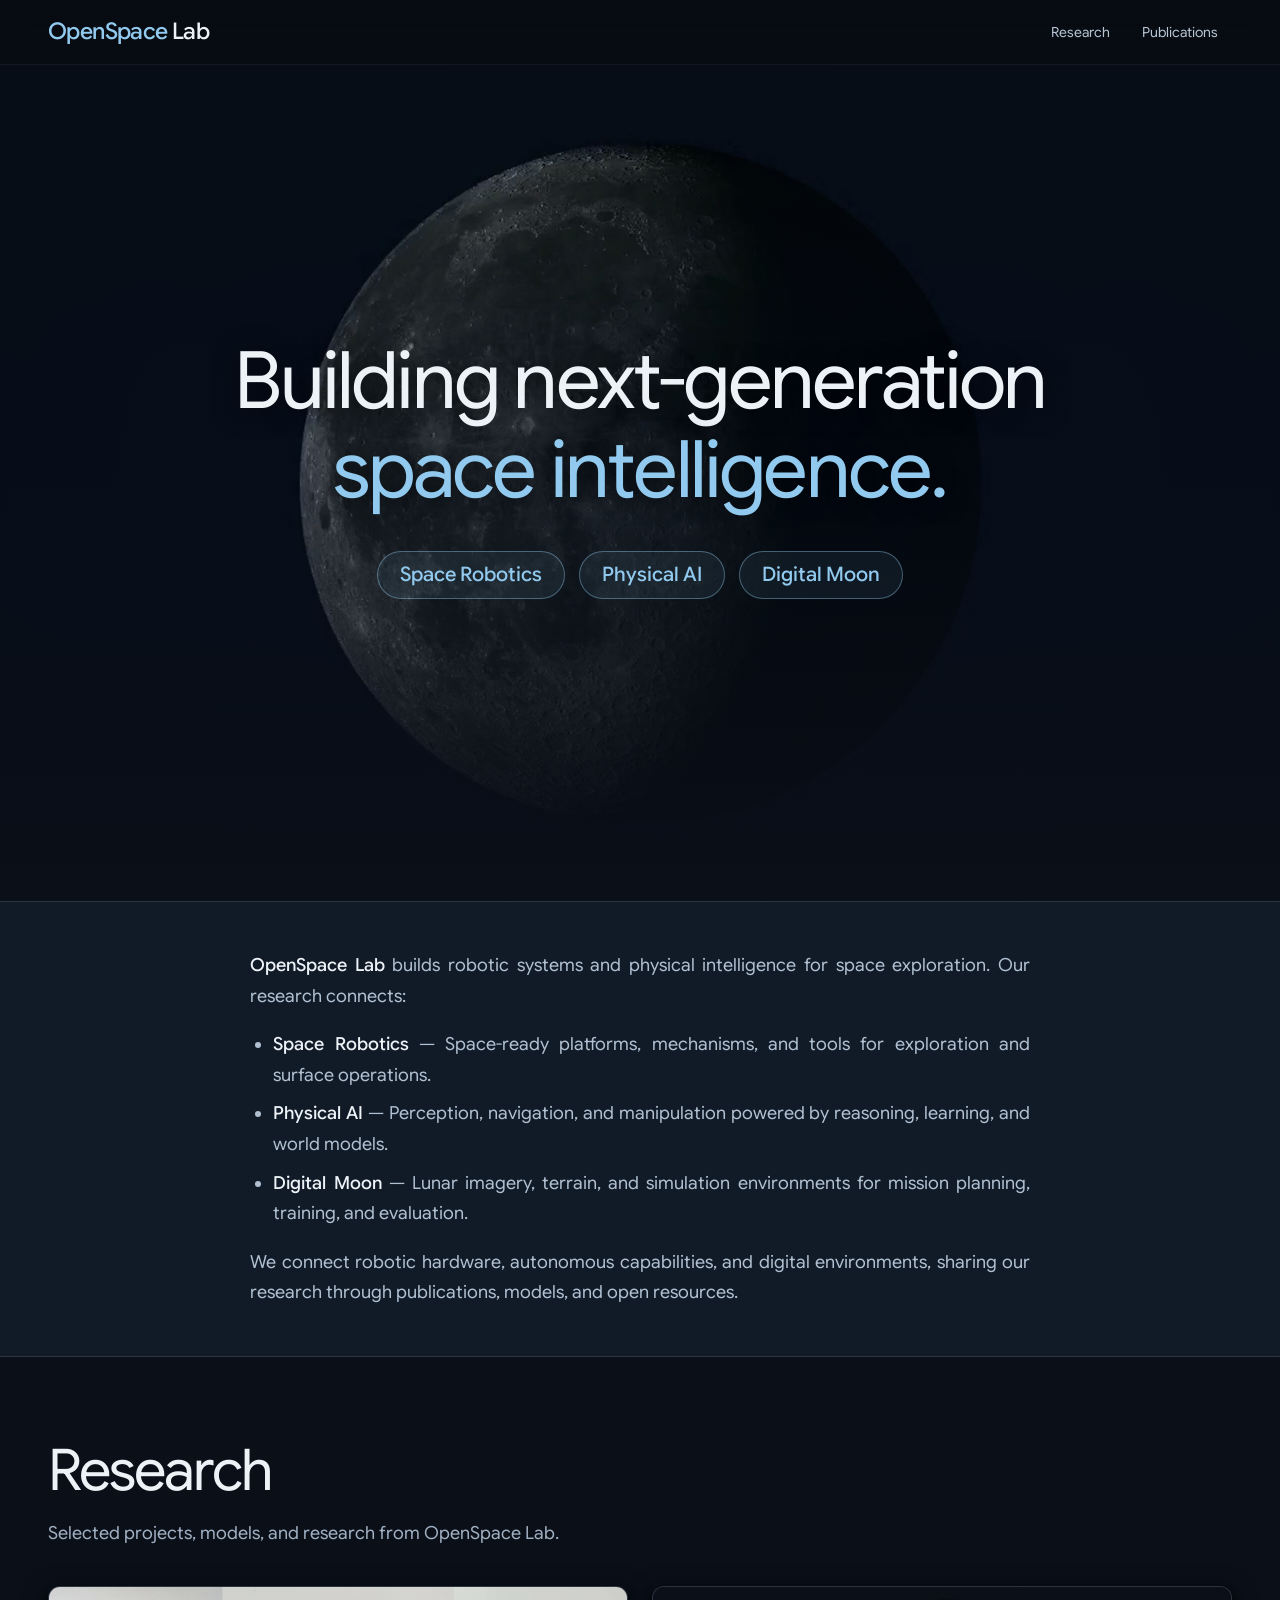
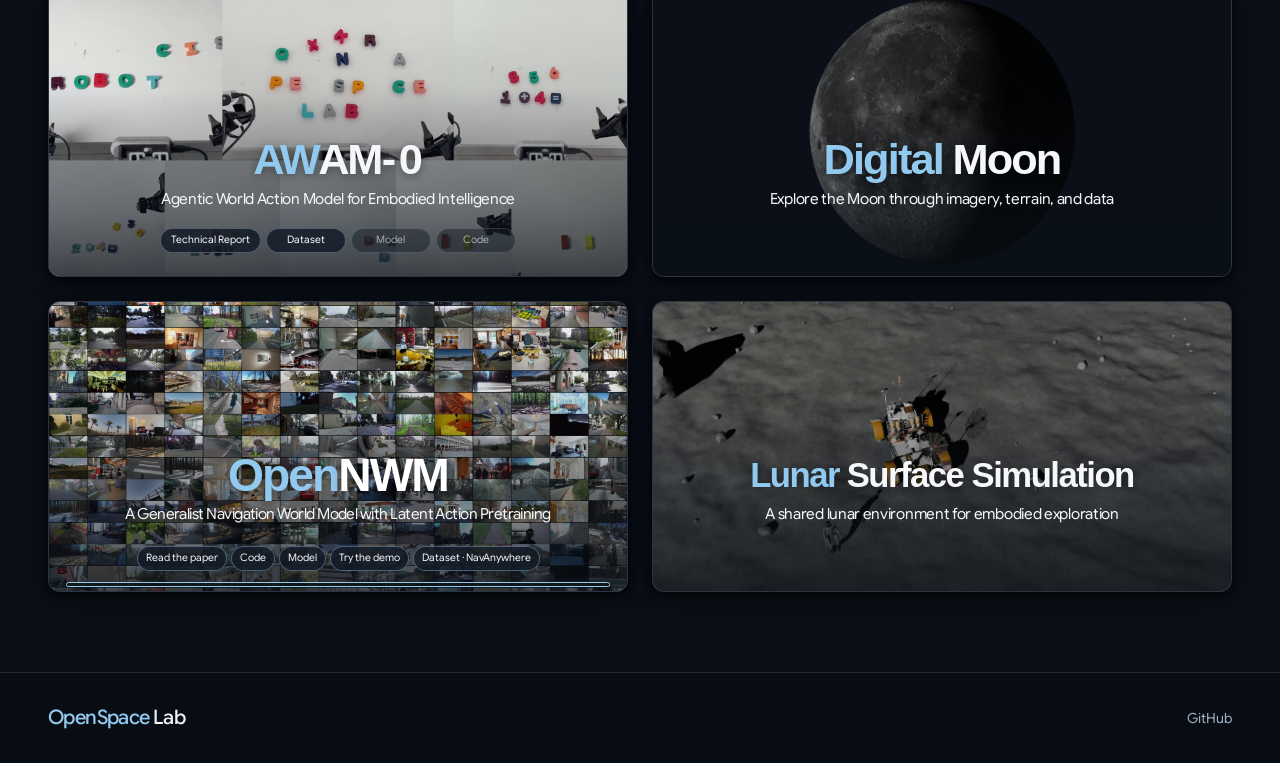
<file: index.html>
<!DOCTYPE html>
<html lang="en">
 <head>
  <meta charset="utf-8"/>
  <meta content="width=device-width,initial-scale=1" name="viewport"/>
  <meta content="#0a0f18" name="theme-color"/>
  <title>
   OpenSpace Lab — Space intelligence
  </title>
  <meta content="Robotic systems, embodied intelligence, simulation and world models for future space operations." name="description"/>
  <link href="style.css" rel="stylesheet"/>
  <link href="assets/fonts/fonts.css" rel="stylesheet"/>
 </head>
 <body>
  <a class="skip-link" href="#main-content">
   Skip to content
  </a>
  <header class="site-header">
   <nav aria-label="Main navigation" class="container header-inner">
    <a class="brand" href="index.html">
     <span>
      OpenSpace
     </span>
     Lab
    </a>
    <button aria-controls="site-nav" aria-expanded="false" aria-label="Open navigation" class="menu-toggle">
     <span>
     </span>
     <span>
     </span>
     <span>
     </span>
    </button>
    <div class="nav-links" id="site-nav">
     <a href="#research">
      Research
     </a>
     <a href="publications.html">
      Publications
     </a>
    </div>
   </nav>
  </header>
  <main id="main-content" tabindex="-1">
   <section aria-labelledby="hero-title" class="hero" id="home">
    <video aria-hidden="true" autoplay="" class="hero-image hero-video" height="1080" loop="" muted="" playsinline="" poster="assets/projects/home-journey-v31-poster.jpg" preload="auto" tabindex="-1" width="1920">
     <source src="assets/videos/hero/home-journey-v31.mp4" type="video/mp4"/>
    </video>
    <div class="shade">
    </div>
    <div class="hero-content container">
     <h1 class="hero-slogan" id="hero-title">
      Building next-generation
      <br/>
      <span>
       space intelligence.
      </span>
     </h1>
     <div aria-label="Research focus" class="hero-emphasis">
      <span>
       Space Robotics
      </span>
      <span>
       Physical AI
      </span>
      <span>
       Digital Moon
      </span>
     </div>
    </div>
   </section>
   <section aria-label="About OpenSpace Lab" class="about-section" id="about">
    <div class="container about-inner">
     <div class="about-text">
      <p>
       <strong>
        OpenSpace Lab
       </strong>
       builds robotic systems and physical intelligence for space exploration. Our research connects:
      </p>
      <ul>
       <li>
        <strong>
         Space Robotics
        </strong>
        — Space-ready platforms, mechanisms, and tools for exploration and surface operations.
       </li>
       <li>
        <strong>
         Physical AI
        </strong>
        — Perception, navigation, and manipulation powered by reasoning, learning, and world models.
       </li>
       <li>
        <strong>
         Digital Moon
        </strong>
        — Lunar imagery, terrain, and simulation environments for mission planning, training, and evaluation.
       </li>
      </ul>
      <p>
       We connect robotic hardware, autonomous capabilities, and digital environments, sharing our research through publications, models, and open resources.
      </p>
     </div>
    </div>
   </section>
   <section aria-labelledby="research-title" class="research-section" id="research">
    <div class="container">
     <div class="content-heading">
      <h2 id="research-title">
       Research
      </h2>
      <p>
       Selected projects, models, and research from OpenSpace Lab.
      </p>
     </div>
     <div class="research-grid">
      <article class="research-card project-card project-card--awam">
       <div class="project-preview">
        <video aria-label="AWAM-0 video preview" autoplay="" loop="" muted="" playsinline="" poster="assets/projects/awam-home-mosaic-v5.jpg" preload="metadata">
         <source src="assets/videos/research/awam-home-mosaic-v5.mp4" type="video/mp4"/>
        </video>
        <a aria-label="Visit AWAM-0 project" class="project-surface-link" href="https://knightdby.github.io/demo-awam/">
        </a>
        <div class="project-preview-shade">
        </div>
        <div class="project-preview-copy">
         <h3 class="project-preview-brand"><span class="wordmark-aw">AW</span><span class="wordmark-am">AM</span><span class="model-version"><span class="version-dash">-</span><span>0</span></span></h3>
         <p class="project-preview-sub">
          Agentic World Action Model for Embodied Intelligence
         </p>
        </div>
        <div class="project-preview-resources">
         <a href="assets/papers/awam.pdf">
          Technical Report
         </a>
         <a href="https://knightdby.github.io/demo-awam/#dataset">
          Dataset
         </a>
         <span aria-disabled="true">
          Model
         </span>
         <span aria-disabled="true">
          Code
         </span>
        </div>
       </div>
      </article>
      <article class="research-card project-card project-card--moon">
       <div class="project-preview">
        <video aria-label="Rotating Moon using Digital Moon lunar imagery" autoplay="" loop="" muted="" playsinline="" poster="assets/projects/digital-moon-lit-rotation.jpg" preload="metadata">
         <source src="assets/videos/research/digital-moon-lit.mp4" type="video/mp4"/>
        </video>
        <a aria-label="Explore Digital Moon" class="project-surface-link" href="https://moonlife.com.cn/">
        </a>
        <div class="project-preview-shade">
        </div>
        <div class="project-preview-copy">
         <h3 class="project-preview-brand"><span class="wordmark-accent">Digital</span><span>Moon</span></h3>
         <p class="project-preview-sub">
          Explore the Moon through imagery, terrain, and data
         </p>
        </div>
       </div>
      </article>
      <article class="research-card project-card project-card--opennwm">
       <div class="project-preview">
        <video aria-label="OpenNWM video preview" autoplay="" class="project-preview-video" loop="" muted="" playsinline="" poster="assets/projects/opennwm.webp" preload="metadata">
         <source src="assets/videos/research/opennwm.mp4" type="video/mp4"/>
        </video>
        <a aria-label="Visit OpenNWM project" class="project-surface-link" href="https://openspace-lab.github.io/OpenNWM/">
        </a>
        <div class="project-preview-shade">
        </div>
        <div class="project-preview-copy">
         <h3 class="project-preview-brand"><span class="wordmark-open">Open</span><span class="wordmark-nwm">NWM</span></h3>
         <p class="project-preview-sub">
          A Generalist Navigation World Model with Latent Action Pretraining
         </p>
        </div>
        <div class="project-preview-resources">
         <a href="https://arxiv.org/abs/2611.01844">
          Read the paper
         </a>
         <a href="https://github.com/OpenSpace-Lab/OpenNWM">
          Code
         </a>
         <a href="https://huggingface.co/LittleB0sS/OpenNWM">
          Model
         </a>
         <a href="https://openspace-lab.github.io/OpenNWM/#playground">
          Try the demo
         </a>
         <a href="https://huggingface.co/datasets/LittleB0sS/NavAnywhere">
          Dataset · NavAnywhere
         </a>
        </div>
        <div class="project-preview-timeline">
         <div class="project-preview-stages">
          <span class="active">
           DATASET
          </span>
          <span>
           MOON
          </span>
          <span>
           MARS
          </span>
          <output>
           00:00 / 00:25
          </output>
         </div>
         <progress aria-label="OpenNWM video progress" max="25" value="0">
         </progress>
        </div>
       </div>
      </article>
      <article class="research-card project-card project-card--simulation">
       <div class="project-preview">
        <video aria-label="Lunar Surface Simulation video preview" autoplay="" loop="" muted="" playsinline="" poster="assets/projects/lunar-simulation-0.jpg" preload="metadata">
         <source src="assets/videos/lunar-simulation/0.mp4" type="video/mp4"/>
        </video>
        <a aria-label="Explore Lunar Surface Simulation" class="project-surface-link" href="lunar-simulation.html">
        </a>
        <div class="project-preview-shade">
        </div>
        <div class="project-preview-copy">
         <h3 class="project-preview-brand"><span class="wordmark-accent">Lunar</span><span>Surface Simulation</span></h3>
         <p class="project-preview-sub">
          A shared lunar environment for embodied exploration
         </p>
        </div>
       </div>
      </article>
     </div>
    </div>
   </section>
  </main>
  <footer class="site-footer">
   <div class="container footer-inner">
    <a class="brand" href="index.html">
     <span>
      OpenSpace
     </span>
     Lab
    </a>
    <a class="footer-github" href="https://github.com/OpenSpace-Lab">
     GitHub
    </a>
   </div>
  </footer>
  <script src="navigation.js">
  </script>
  <script src="project-previews.js">
  </script>
 </body>
</html>
</file>
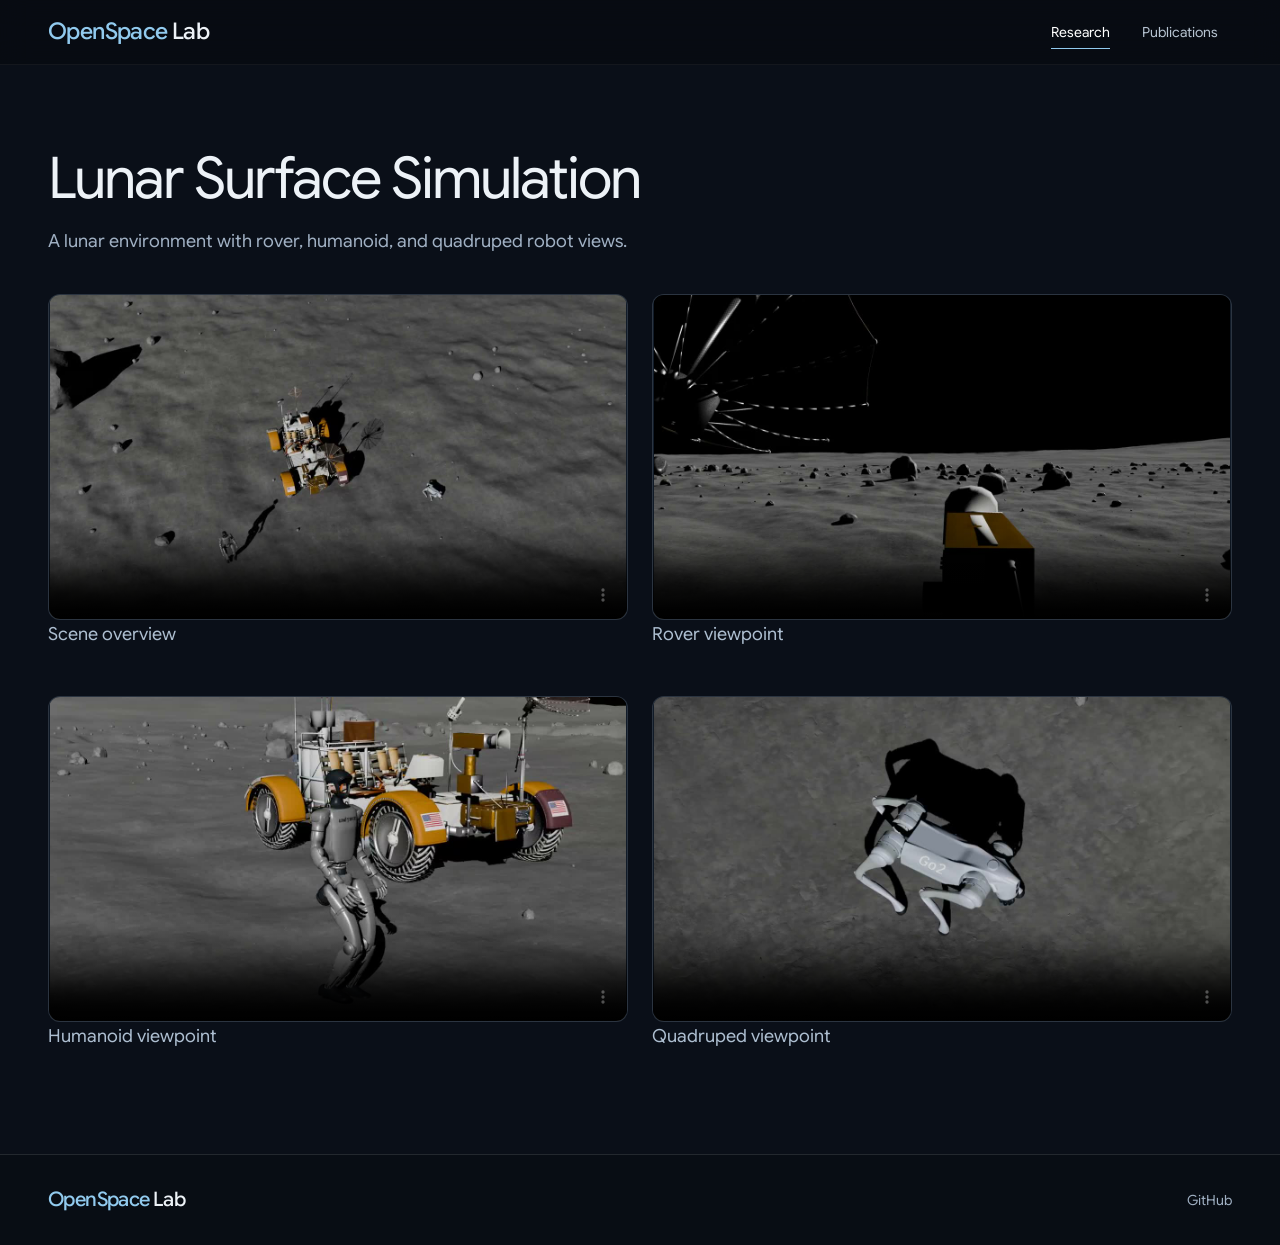
<file: lunar-simulation.html>
<!DOCTYPE html>
<html lang="en">
 <head>
  <meta charset="utf-8"/>
  <meta content="width=device-width,initial-scale=1" name="viewport"/>
  <meta content="#0a0f18" name="theme-color"/>
  <title>
   Lunar Surface Simulation — OpenSpace Lab
  </title>
  <meta content="Lunar surface simulation with rover, humanoid, and quadruped robot views." name="description"/>
  <link href="style.css" rel="stylesheet"/>
  <link href="assets/fonts/fonts.css" rel="stylesheet"/>
 </head>
 <body>
  <a class="skip-link" href="#main-content">
   Skip to content
  </a>
  <header class="site-header">
   <nav aria-label="Main navigation" class="container header-inner">
    <a class="brand" href="index.html">
     <span>
      OpenSpace
     </span>
     Lab
    </a>
    <button aria-controls="site-nav" aria-expanded="false" aria-label="Open navigation" class="menu-toggle">
     <span>
     </span>
     <span>
     </span>
     <span>
     </span>
    </button>
    <div class="nav-links" id="site-nav">
     <a aria-current="page" href="index.html#research">
      Research
     </a>
     <a href="publications.html">
      Publications
     </a>
    </div>
   </nav>
  </header>
  <main aria-label="Lunar Surface Simulation" id="main-content" tabindex="-1">
   <section>
    <div class="container">
     <div class="content-heading">
      <h1>
       Lunar Surface Simulation
      </h1>
      <p>
       A lunar environment with rover, humanoid, and quadruped robot views.
      </p>
     </div>
     <div class="research-grid">
      <article>
       <video aria-label="Scene overview" autoplay="" controls="" loop="" muted="" playsinline="" poster="assets/projects/lunar-simulation-0.jpg" preload="metadata" style="display:block;width:100%;aspect-ratio:16/9;background:var(--surface);border:1px solid var(--line);border-radius:12px">
        <source src="assets/videos/lunar-simulation/0.mp4" type="video/mp4"/>
       </video>
       <p class="research-description">
        Scene overview
       </p>
      </article>
      <article>
       <video aria-label="Rover viewpoint" autoplay="" controls="" loop="" muted="" playsinline="" poster="assets/projects/lunar-simulation-1.jpg" preload="metadata" style="display:block;width:100%;aspect-ratio:16/9;background:var(--surface);border:1px solid var(--line);border-radius:12px">
        <source src="assets/videos/lunar-simulation/1.mp4" type="video/mp4"/>
       </video>
       <p class="research-description">
        Rover viewpoint
       </p>
      </article>
      <article>
       <video aria-label="Humanoid viewpoint" autoplay="" controls="" loop="" muted="" playsinline="" poster="assets/projects/lunar-simulation-2.jpg" preload="metadata" style="display:block;width:100%;aspect-ratio:16/9;background:var(--surface);border:1px solid var(--line);border-radius:12px">
        <source src="assets/videos/lunar-simulation/2.mp4" type="video/mp4"/>
       </video>
       <p class="research-description">
        Humanoid viewpoint
       </p>
      </article>
      <article>
       <video aria-label="Quadruped viewpoint" autoplay="" controls="" loop="" muted="" playsinline="" poster="assets/projects/lunar-simulation-3.jpg" preload="metadata" style="display:block;width:100%;aspect-ratio:16/9;background:var(--surface);border:1px solid var(--line);border-radius:12px">
        <source src="assets/videos/lunar-simulation/3.mp4" type="video/mp4"/>
       </video>
       <p class="research-description">
        Quadruped viewpoint
       </p>
      </article>
     </div>
    </div>
   </section>
  </main>
  <footer class="site-footer">
   <div class="container footer-inner">
    <a class="brand" href="index.html">
     <span>
      OpenSpace
     </span>
     Lab
    </a>
    <a class="footer-github" href="https://github.com/OpenSpace-Lab">
     GitHub
    </a>
   </div>
  </footer>
  <script src="navigation.js">
  </script>
 </body>
</html>
</file>
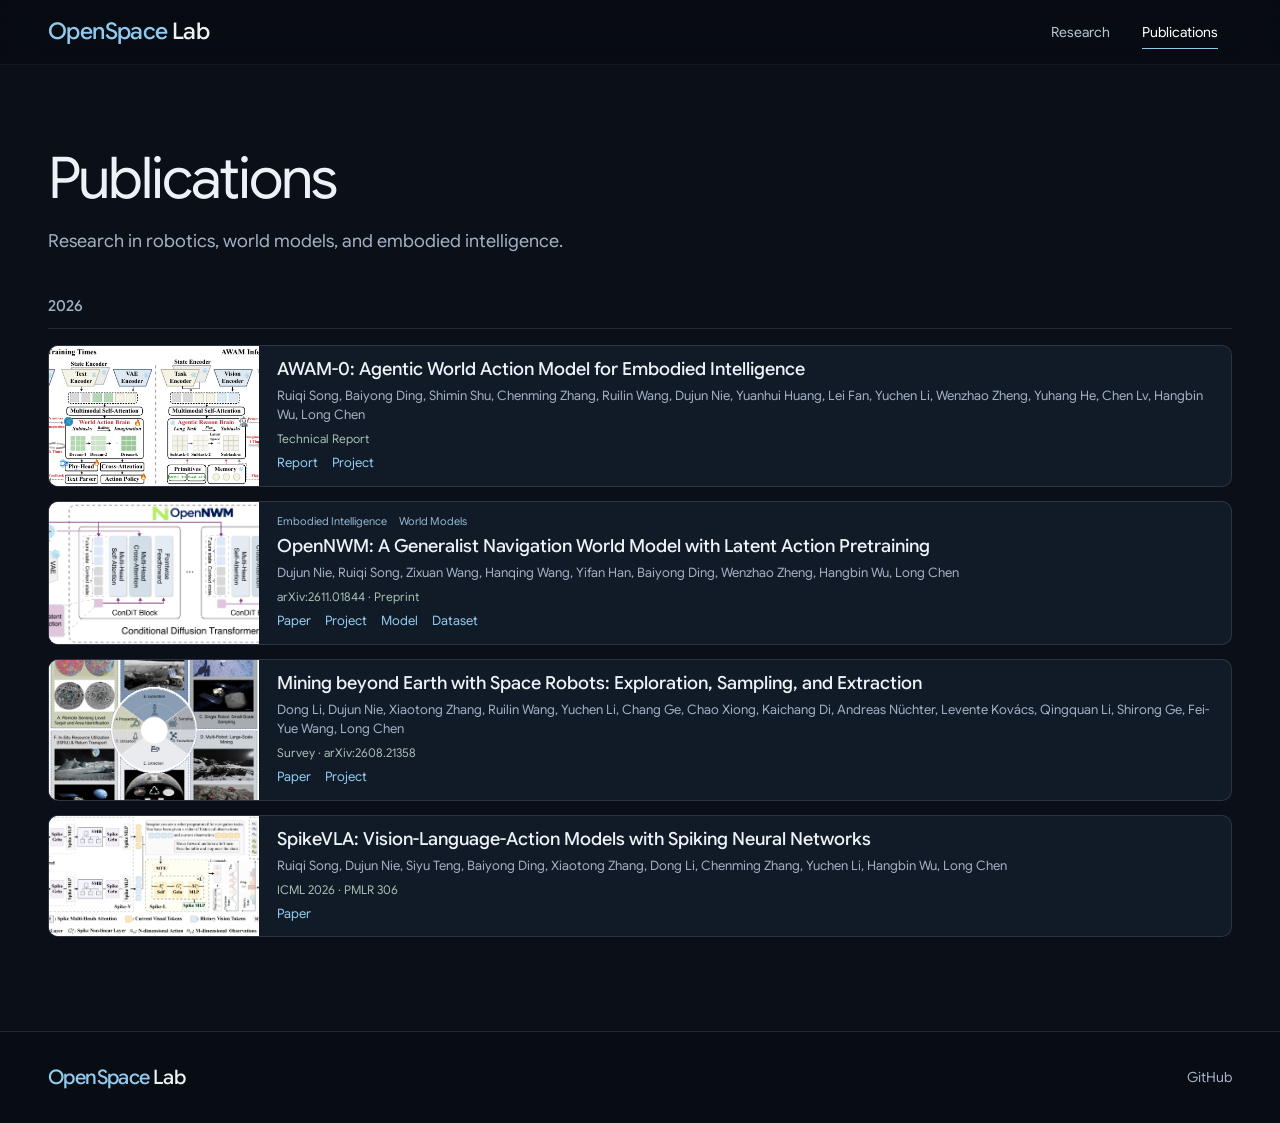
<file: publications.html>
<!DOCTYPE html>
<html lang="en">
 <head>
  <meta charset="utf-8"/>
  <meta content="width=device-width,initial-scale=1" name="viewport"/>
  <meta content="#0a0f18" name="theme-color"/>
  <title>
   Publications — OpenSpace Lab
  </title>
  <meta content="Publications and open research resources from OpenSpace Lab." name="description"/>
  <link href="style.css" rel="stylesheet"/>
  <link href="assets/fonts/fonts.css" rel="stylesheet"/>
 </head>
 <body>
  <a class="skip-link" href="#main-content">
   Skip to content
  </a>
  <header class="site-header">
   <nav aria-label="Main navigation" class="container header-inner">
    <a class="brand" href="index.html">
     <span>
      OpenSpace
     </span>
     Lab
    </a>
    <button aria-controls="site-nav" aria-expanded="false" aria-label="Open navigation" class="menu-toggle">
     <span>
     </span>
     <span>
     </span>
     <span>
     </span>
    </button>
    <div class="nav-links" id="site-nav">
     <a href="index.html#research">
      Research
     </a>
     <a aria-current="page" href="publications.html">
      Publications
     </a>
    </div>
   </nav>
  </header>
  <main aria-label="Publications" id="main-content" tabindex="-1">
   <section aria-labelledby="publications-title" class="publications-section" id="publications">
    <div class="container">
     <div class="content-heading">
      <h1 id="publications-title">
       Publications
      </h1>
      <p>
       Research in robotics, world models, and embodied intelligence.
      </p>
     </div>
     <div class="publication-list">
      <h2 class="publication-year">
       2026
      </h2>
      <article class="publication">
       <a class="publication-image" href="https://knightdby.github.io/demo-awam/">
        <img alt="AWAM-0 dual-brain architecture: training and inference" decoding="async" loading="lazy" src="assets/projects/awam-paper-framework.png"/>
       </a>
       <div class="publication-content">
        <h3>
         <a href="https://knightdby.github.io/demo-awam/">
          AWAM-0: Agentic World Action Model for Embodied Intelligence
         </a>
        </h3>
        <p class="authors">
         Ruiqi Song, Baiyong Ding, Shimin Shu, Chenming Zhang, Ruilin Wang, Dujun Nie, Yuanhui Huang, Lei Fan, Yuchen Li, Wenzhao Zheng, Yuhang He, Chen Lv, Hangbin Wu, Long Chen
        </p>
        <p class="publication-venue">
         Technical Report
        </p>
        <div class="resource-links">
         <span class="resource-label">
          Report
         </span>
         <a href="https://knightdby.github.io/demo-awam/">
          Project
         </a>
        </div>
       </div>
      </article>
      <article class="publication">
       <a class="publication-image" href="https://arxiv.org/abs/2611.01844">
        <img alt="OpenNWM navigation world model" decoding="async" height="601" loading="lazy" src="assets/projects/opennwm-paper-architecture.png" width="2045"/>
       </a>
       <div class="publication-content">
        <div aria-label="Research directions" class="publication-topics">
         <span>
          Embodied Intelligence
         </span>
         <span>
          World Models
         </span>
        </div>
        <h3>
         <a href="https://arxiv.org/abs/2611.01844">
          OpenNWM: A Generalist Navigation World Model with Latent Action Pretraining
         </a>
        </h3>
        <p class="authors">
         Dujun Nie, Ruiqi Song, Zixuan Wang, Hanqing Wang, Yifan Han, Baiyong Ding, Wenzhao Zheng, Hangbin Wu, Long Chen
        </p>
        <p class="publication-venue">
         arXiv:2611.01844 · Preprint
        </p>
        <div class="resource-links">
         <a href="https://arxiv.org/abs/2611.01844">
          Paper
         </a>
         <a href="https://openspace-lab.github.io/OpenNWM/">
          Project
         </a>
         <a href="https://huggingface.co/LittleB0sS/OpenNWM">
          Model
         </a>
         <a href="https://huggingface.co/datasets/LittleB0sS/NavAnywhere">
          Dataset
         </a>
        </div>
       </div>
      </article>
      <article class="publication">
       <a class="publication-image" href="https://arxiv.org/abs/2608.21358">
        <img alt="Mining beyond Earth with Space Robots: Exploration, Sampling, and Extraction — framework" decoding="async" loading="lazy" src="assets/projects/space-mining-framework.png"/>
       </a>
       <div class="publication-content">
        <h3>
         <a href="https://arxiv.org/abs/2608.21358">
          Mining beyond Earth with Space Robots: Exploration, Sampling, and Extraction
         </a>
        </h3>
        <p class="authors">
         Dong Li, Dujun Nie, Xiaotong Zhang, Ruilin Wang, Yuchen Li, Chang Ge, Chao Xiong, Kaichang Di, Andreas Nüchter, Levente Kovács, Qingquan Li, Shirong Ge, Fei-Yue Wang, Long Chen
        </p>
        <p class="publication-venue">
         Survey · arXiv:2608.21358
        </p>
        <div class="resource-links">
         <a href="https://arxiv.org/abs/2608.21358">
          Paper
         </a>
         <a href="https://github.com/OpenSpace-Lab/Space-Mining-with-Robotics-List">
          Project
         </a>
        </div>
       </div>
      </article>
      <article class="publication">
       <a class="publication-image" href="https://arxiv.org/abs/2606.27807">
        <img alt="SpikeVLA: Vision-Language-Action Models with Spiking Neural Networks — framework" decoding="async" loading="lazy" src="assets/projects/spikevla-paper-framework.png"/>
       </a>
       <div class="publication-content">
        <h3>
         <a href="https://arxiv.org/abs/2606.27807">
          SpikeVLA: Vision-Language-Action Models with Spiking Neural Networks
         </a>
        </h3>
        <p class="authors">
         Ruiqi Song, Dujun Nie, Siyu Teng, Baiyong Ding, Xiaotong Zhang, Dong Li, Chenming Zhang, Yuchen Li, Hangbin Wu, Long Chen
        </p>
        <p class="publication-venue">
         ICML 2026 · PMLR 306
        </p>
        <div class="resource-links">
         <a href="https://arxiv.org/abs/2606.27807">
          Paper
         </a>
        </div>
       </div>
      </article>
     </div>
    </div>
   </section>
  </main>
  <footer class="site-footer">
   <div class="container footer-inner">
    <a class="brand" href="index.html">
     <span>
      OpenSpace
     </span>
     Lab
    </a>
    <a class="footer-github" href="https://github.com/OpenSpace-Lab">
     GitHub
    </a>
   </div>
  </footer>
  <script src="navigation.js">
  </script>
 </body>
</html>
</file>
<file: style.css>
:root {
  color-scheme: dark;
  --bg: #0a0f18;
  --surface: #111b28;
  --text: #edf2f7;
  --muted: #a0b0c3;
  --accent: #91caee;
  --line: #ffffff1c;
  --header-height: 64px;
}* { box-sizing: border-box; }html { scroll-behavior: smooth; scroll-padding-top: calc(var(--header-height) + 24px); }body { margin: 0; background: var(--bg); color: var(--text); font: 17px/1.6 "Google Sans Flex", Arial, "PingFang SC", "Microsoft YaHei", sans-serif; font-optical-sizing: auto; -webkit-font-smoothing: antialiased; }a { color: inherit; text-decoration: none; }a:hover { color: var(--accent); }a:focus-visible, button:focus-visible { outline: 2px solid var(--accent); outline-offset: 5px; }button { font: inherit; cursor: pointer; }img { display: block; max-width: 100%; }[hidden] { display: none !important; }.container { width: 100%; max-width: 1280px; margin-inline: auto; padding-inline: clamp(24px, 4vw, 48px); }.skip-link { position: fixed; top: -100px; left: 20px; z-index: 100; padding: 10px 18px; color: var(--bg); background: var(--accent); }.skip-link:focus { top: 12px; }.site-header { position: sticky; top: 0; z-index: 30; background: #080c12f5; border-bottom: 1px solid #ffffff0d; backdrop-filter: blur(14px); }.header-inner { min-height: var(--header-height); display: flex; align-items: center; gap: 32px; }.brand { font-size: 23px; font-weight: 500; letter-spacing: -.6px; white-space: nowrap; }.brand span { color: var(--accent); }.nav-links { display: flex; gap: 4px; margin-left: auto; }.nav-links a { position: relative; padding: 8px 14px; font-size: 14px; color: #b6c3d1; }.nav-links a::after { content: ""; position: absolute; left: 14px; right: 14px; bottom: 2px; height: 1px; background: var(--accent); transform: scaleX(0); transition: transform .2s; }.nav-links a:hover, .nav-links a[aria-current] { color: white; }.nav-links a:hover::after, .nav-links a[aria-current]::after { transform: scaleX(1); }.menu-toggle { display: none; margin-left: auto; width: 44px; height: 44px; padding: 10px; border: 0; background: none; color: var(--text); }.menu-toggle span { display: block; height: 2px; width: 22px; margin: 5px auto; background: currentColor; }.hero { min-height: calc(100svh - var(--header-height)); position: relative; isolation: isolate; display: flex; align-items: center; padding-block: 100px 130px; overflow: hidden; }.hero-image, .shade { position: absolute; inset: 0; width: 100%; height: 100%; z-index: -2; }.hero-image { object-fit: cover; }.shade { z-index: -1; background: linear-gradient(180deg, #050b1833, #060c1c66 48%, var(--bg)), radial-gradient(ellipse at center, #06102055, transparent 75%); }.hero-content { width: 100%; text-align: center; }.hero h1 { font-size: clamp(44px, 6.2vw, 90px); font-weight: 400; letter-spacing: -.035em; line-height: 1.12; margin: 0; text-shadow: 0 2px 24px #0008; }.hero h1 span { color: var(--accent); }section:not(.hero) { padding-block: 80px; }.content-heading { margin-bottom: 38px; }.content-heading :is(h1, h2) { font-size: clamp(38px, 4.5vw, 64px); font-weight: 400; letter-spacing: -.035em; line-height: 1.15; margin: 0 0 16px; }.content-heading > p { font-size: 18px; line-height: 1.6; color: var(--muted); margin: 0; }.research-description { margin: 0 0 22px; font-size: 18px; line-height: 1.65; color: #adbed0; }.publication-year { font-size: 15px; font-weight: 500; color: var(--muted); padding-bottom: 10px; margin-bottom: 16px; border-bottom: 1px solid var(--line); }.publication { display: grid; grid-template-columns: 210px minmax(0, 1fr); align-items: stretch; margin-bottom: 14px; border: 1px solid var(--line); border-radius: 10px; overflow: hidden; background: #111b28; }.publication-image { position: relative; display: block; min-height: 120px; background: white; }.publication-image img { position: absolute; inset: 0; width: 100%; height: 100%; object-fit: cover; object-position: center; }.publication-content { min-width: 0; padding: 12px 18px; }.publication-topics { display: flex; flex-wrap: wrap; gap: 4px 12px; margin-bottom: 6px; font-size: 11px; line-height: 1.4; color: #92b5ce; }.publication h3 { font-size: 18px; line-height: 1.3; font-weight: 500; margin: 0 0 6px; overflow-wrap: anywhere; }.authors { margin: 0 0 6px; font-size: 13px; line-height: 1.45; color: var(--muted); }.publication-venue { margin: 0 0 5px; font-size: 12px; line-height: 1.4; color: #a5bdb0; }.resource-links { display: flex; flex-wrap: wrap; gap: 3px 14px; }.resource-links a { font-size: 13px; line-height: 1.6; color: var(--accent); }.resource-links a:hover { text-decoration: underline; text-underline-offset: 4px; }.about-inner { display: flex; flex-direction: column; gap: 30px; }.about-text { max-width: 780px; margin-inline: auto; color: #b0c0d0; font-size: 18px; line-height: 1.7; text-align: justify; text-align-last: left; hyphens: auto; }.about-text p { margin: 0 0 18px; }.about-text p:last-child { margin-bottom: 0; }.site-footer { background: #080d14; border-top: 1px solid var(--line); padding-block: 26px; }.footer-inner { display: flex; align-items: center; justify-content: space-between; gap: 24px; }.site-footer .brand { font-size: 20px; }.footer-github { font-size: 14px; color: var(--muted); padding-block: 8px; }@media (max-width: 1000px) {.research-description { font-size: 17px; }.publication { grid-template-columns: 180px minmax(0,1fr); }}@media (max-width: 760px) {.header-inner { gap: 0; flex-wrap: wrap; }.brand { font-size: 22px; }.menu-toggle { display: block; }.nav-links { display: none; width: 100%; margin: 0; padding: 8px 0 16px; flex-direction: column; }.nav-links.open { display: flex; }.nav-links a { padding: 11px 12px; }.hero { min-height: max(560px, calc(100svh - var(--header-height))); }.hero h1 { font-size: clamp(34px,7.5vw,56px); letter-spacing: -.03em; }section:not(.hero) { padding-block: 56px; }.content-heading { margin-bottom: 28px; }.content-heading :is(h1, h2) { font-size: 40px; }.content-heading > p { font-size: 16px; }.research-description { font-size: 17px; margin-bottom: 18px; }.about-text { font-size: 17px; }}@media (max-width: 600px) {.publication { display: block; }.publication-image { display: none; }.publication-content { padding: 15px; }.publication h3 { font-size: 17px; }}@media (prefers-reduced-motion: reduce) {html { scroll-behavior: auto; }*, *::before, *::after { transition: none !important; }}.about-text ul { padding-left: 1.3em; margin-block: 18px; }.about-text li { margin-block: 8px; }.about-text strong { font-weight: 500; color: var(--text); }.research-grid { display: grid; grid-template-columns: repeat(2, minmax(0, 1fr)); gap: 24px; }.research-card { min-width: 0; overflow: hidden; border: 1px solid var(--line); border-radius: 12px; background: var(--surface); box-shadow: 0 2px 6px #0009, 0 6px 24px #0008, inset 0 1px #ffffff0f; transition: border-color .15s ease, box-shadow .15s ease; }.research-card > a { display: block; }.research-media { position: relative; aspect-ratio: 2 / 1; overflow: hidden; }.research-media :is(img, video) { display: block; width: 100%; height: 100%; object-fit: cover; filter: brightness(.78); transition: filter .18s ease; }.research-overlay { position: absolute; inset: 0; pointer-events: none; background: linear-gradient(180deg, transparent 30%, #0a0f1877 55%, #0a0f18f5 100%); }.research-info { position: absolute; inset: auto 0 0; padding: 18px; }.research-info h3 { margin: 0 0 6px; font-size: 24px; font-weight: 400; letter-spacing: -.03em; line-height: 1.2; }.research-info p { margin: 0; font-size: 15px; line-height: 1.5; color: var(--muted); }.publications-section { min-height: calc(100svh - var(--header-height) - 90px); }@media (max-width: 760px) {.research-grid { grid-template-columns: 1fr; }}.hero-emphasis { display: flex; flex-wrap: wrap; justify-content: center; gap: 14px; margin-top: 36px; }.hero-emphasis span { padding: 8px 22px; border: 1px solid #91caee66; border-radius: 100px; background: #91caee14; color: var(--accent); font-size: 20px; font-weight: 500; line-height: 1.5; }@media (max-width: 760px) {.hero-emphasis { gap: 8px; margin-top: 28px; }.hero-emphasis span { padding: 7px 14px; font-size: 17px; }}.research-card:is(:hover, :focus-within) {
  border-color: var(--accent);
  box-shadow: 0 8px 20px #000c, 0 20px 48px #0009, inset 0 1px #ffffff33, 0 0 0 2px #91caeecc, 0 0 18px #91caeeaa, 0 0 38px #91caee66;
}.research-card:is(:hover, :focus-within) .research-media :is(img, video) { filter: brightness(1); }.research-card > a:hover { color: inherit; }@media (prefers-reduced-motion: reduce) {.research-card, .research-media :is(img, video) { transition: none; }}.about-section { background: var(--surface); border-top: 1px solid var(--line); border-bottom: 1px solid var(--line); }section.about-section { padding-block: 48px; }@media (max-width: 760px) {section.about-section { padding-block: 36px; }}.hero-video { display: block; pointer-events: none; }

/* Live miniature project homepages: preserve each project's own identity. */
.project-preview { position: relative; aspect-ratio: 2 / 1; overflow: hidden; container-type: inline-size; background: #0c1011; }
.project-preview > video { display: block; width: 100%; height: 100%; object-fit: cover; }
.project-surface-link { position: absolute; inset: 0; z-index: 1; }
.project-preview-shade { position: absolute; inset: 0; pointer-events: none; background: linear-gradient(180deg,#0a101714 10%,#0a101724 35%,#0a1017c4 100%); }
.project-preview-copy { position: absolute; inset: 0; color: #f5f6f8; text-align: center; pointer-events: none; }
.project-preview-brand { position: absolute; top: 60%; left: 0; right: 0; transform: translateY(-50%); margin: 0; font-size: 9cqw; font-weight: 700; letter-spacing: -.055em; line-height: 1; text-shadow: 0 2px 10px #0006; }
.project-preview-brand span { color: var(--accent); }
.project-preview-sub { position: absolute; top: 74%; left: 3%; right: 3%; margin: 0; font-size: 2.4cqw; line-height: 1.4; font-weight: 400; letter-spacing: -.02em; }
.project-preview-resources { position: absolute; bottom: 8%; left: 4%; right: 4%; display: flex; justify-content: center; gap: 5px; z-index: 3; }
.project-preview-resources :is(a,span) { display: flex; align-items: center; justify-content: center; padding: 5px 10px; min-width: 15%; border: 1px solid #9ab4cc66; background: #141c27d9; color: #f5f6f8; border-radius: 100px; font-size: max(9px,1.8cqw); line-height: 1.2; white-space: nowrap; }
.project-preview-resources a:hover { background: #91caee28; border-color: #91caee; }
.project-preview-resources [aria-disabled] { opacity: .55; cursor: default; }
.project-card--opennwm .project-preview-brand { top: 34%; font-size: 10cqw; }
.project-card--opennwm .project-preview-sub { top: 49%; font-size: 2.5cqw; line-height: 1.6; }
.project-card--opennwm .project-preview-resources { bottom: 17%; gap: 4px; }
.project-card--opennwm .project-preview-resources a { border-color: #91caee66; min-width: 0; padding: 5px 8px; }
.project-preview-timeline { position: absolute; left: 3%; right: 3%; bottom: 3%; pointer-events: none; color: #c3c6ca; font-size: max(8px,1.6cqw); }
.project-preview-stages { display: flex; align-items: center; gap: 12px; margin-bottom: 4px; }
.project-preview-stages .active { color: var(--accent); }
.project-preview-stages output { margin-left: auto; font-variant-numeric: tabular-nums; }
.project-preview-timeline progress { display: block; width: 100%; height: 5px; border: 1px solid var(--accent); border-radius: 20px; background: #1118; overflow: hidden; }
.project-preview-timeline progress::-webkit-progress-bar { background: #1118; }
.project-preview-timeline progress::-webkit-progress-value { background: var(--accent); }
.project-preview-timeline progress::-moz-progress-bar { background: var(--accent); }
@media (max-width: 420px) { .project-preview-resources :is(a,span) { padding: 4px 6px; font-size: 8px; } .project-preview-stages { gap: 8px; } }

/* Original project wordmarks: Arial, exact color split and version typography. */
.project-preview-brand { display: flex; justify-content: center; align-items: baseline; gap: 0; font-family: Arial, Helvetica, sans-serif; white-space: nowrap; }
.project-card--awam .project-preview-brand { font-size: 7.5cqw; font-weight: 650; line-height: 1.08; letter-spacing: -.065em; color: #f5f7fa; }
.project-card--awam .wordmark-aw { color: var(--accent); }
.project-card--awam .wordmark-am { color: #f5f7fa; }
.project-card--awam .model-version { display: inline-flex; align-items: baseline; gap: .055em; margin-left: .02em; font: inherit; letter-spacing: 0; }
.project-card--awam .model-version > span { color: #f5f7fa; }
.project-card--opennwm .project-preview-brand { font-size: 8cqw; font-weight: 700; line-height: 1.05; letter-spacing: -.0431em; }
.project-card--opennwm .wordmark-open { color: var(--accent); }
.project-card--opennwm .wordmark-nwm { color: #fff; }

/* Match the centered project-title treatment across all four live previews. */
.project-card--moon .project-preview-brand, .project-card--simulation .project-preview-brand { top: 48%; gap: .22em; color: #f5f7fa; font-size: 7.5cqw; font-weight: 700; line-height: 1.05; letter-spacing: -.0431em; }
.project-card--simulation .project-preview-brand { font-size: 6cqw; }
.project-card--moon .project-preview-sub, .project-card--simulation .project-preview-sub { top: 63%; font-size: 2.5cqw; line-height: 1.6; }
.project-preview-brand .wordmark-accent { color: var(--accent); }
.project-card--moon .project-preview-brand > span:last-child, .project-card--simulation .project-preview-brand > span:last-child { color: #f5f7fa; }

.resource-links .resource-label { font-size: 13px; line-height: 1.6; color: var(--accent); }

/* Align every Research preview title with the AWAM-0 title baseline. */
.project-card .project-preview-brand { top: 60%; }
.project-card .project-preview-sub { top: 74%; font-size: 2.4cqw; line-height: 1.4; }
.project-card--opennwm .project-preview-sub { top: 72%; font-size: 2.2cqw; line-height: 1.35; }
.project-card--opennwm .project-preview-resources { bottom: 7%; }
.project-card--opennwm .project-preview-timeline { bottom: 1.5%; }
.project-card--opennwm .project-preview-stages { display: none; }

/* Keep subtitles close to their wordmarks and readable on one line. */
.project-card .project-preview-sub { top: 70%; left: 2%; right: 2%; font-size: 2.65cqw; line-height: 1.35; }
.project-card--opennwm .project-preview-sub { top: 70%; font-size: 2.65cqw; letter-spacing: -.035em; white-space: nowrap; }

/* Match the current AWAM homepage wordmark; retain the lab blue. */
.project-card--awam .project-preview-brand { font-weight: 700; letter-spacing: -.055em; line-height: 1; }
</file>
<file: assets/fonts/fonts.css>
@font-face {
  font-family: 'Google Sans Flex';
  font-style: normal;
  font-weight: 100;
  font-stretch: normal;
  font-display: swap;
  src: url(google-sans-flex-0.ttf) format('truetype');
}
@font-face {
  font-family: 'Google Sans Flex';
  font-style: normal;
  font-weight: 200;
  font-stretch: normal;
  font-display: swap;
  src: url(google-sans-flex-1.ttf) format('truetype');
}
@font-face {
  font-family: 'Google Sans Flex';
  font-style: normal;
  font-weight: 300;
  font-stretch: normal;
  font-display: swap;
  src: url(google-sans-flex-2.ttf) format('truetype');
}
@font-face {
  font-family: 'Google Sans Flex';
  font-style: normal;
  font-weight: 400;
  font-stretch: normal;
  font-display: swap;
  src: url(google-sans-flex-3.ttf) format('truetype');
}
@font-face {
  font-family: 'Google Sans Flex';
  font-style: normal;
  font-weight: 500;
  font-stretch: normal;
  font-display: swap;
  src: url(google-sans-flex-4.ttf) format('truetype');
}
@font-face {
  font-family: 'Google Sans Flex';
  font-style: normal;
  font-weight: 600;
  font-stretch: normal;
  font-display: swap;
  src: url(google-sans-flex-5.ttf) format('truetype');
}
@font-face {
  font-family: 'Google Sans Flex';
  font-style: normal;
  font-weight: 700;
  font-stretch: normal;
  font-display: swap;
  src: url(google-sans-flex-6.ttf) format('truetype');
}
@font-face {
  font-family: 'Google Sans Flex';
  font-style: normal;
  font-weight: 800;
  font-stretch: normal;
  font-display: swap;
  src: url(google-sans-flex-7.ttf) format('truetype');
}
@font-face {
  font-family: 'Google Sans Flex';
  font-style: normal;
  font-weight: 900;
  font-stretch: normal;
  font-display: swap;
  src: url(google-sans-flex-8.ttf) format('truetype');
}
</file>
